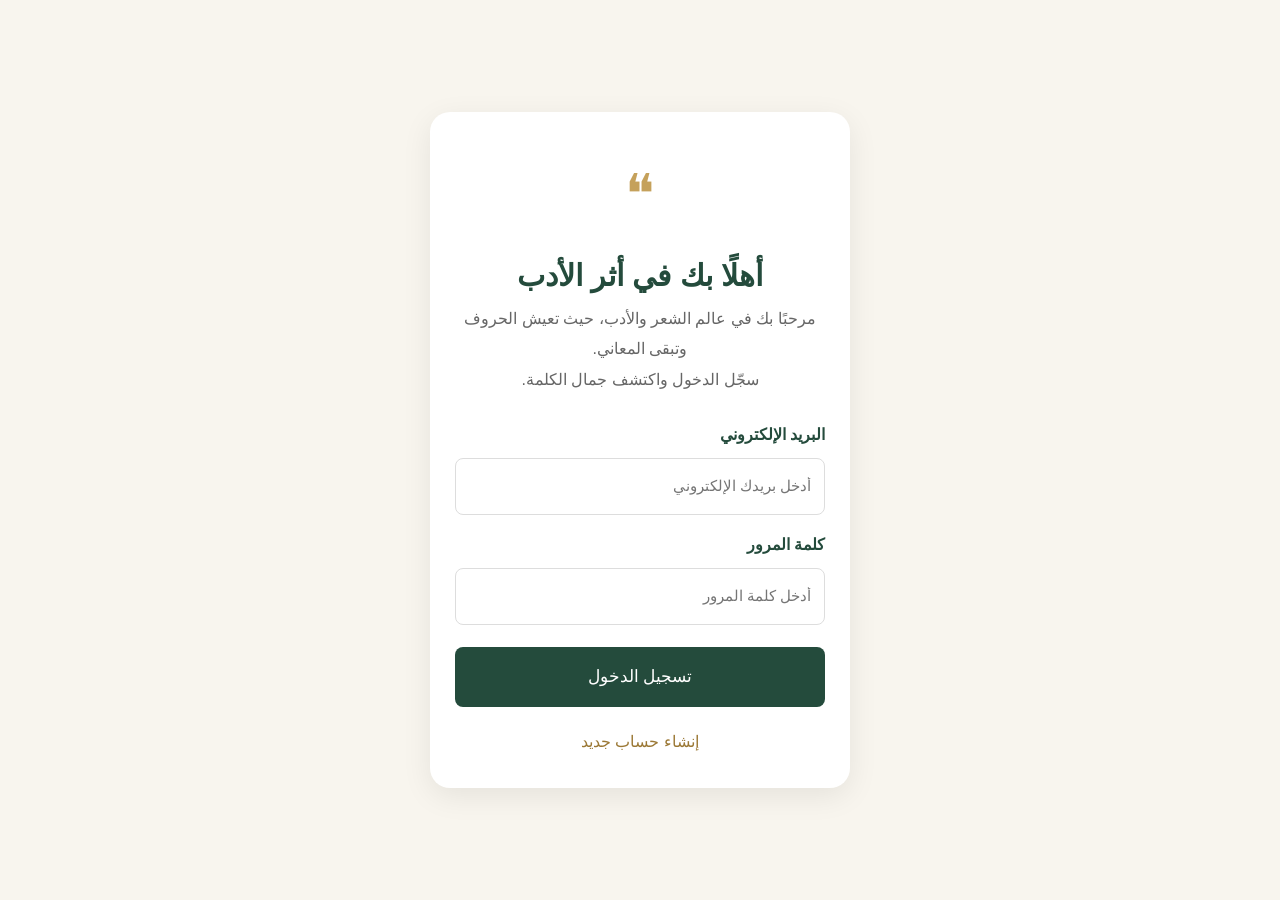
<file: index.html>
<!DOCTYPE html>
<html lang="ar" dir="rtl">

<head>
    <meta charset="UTF-8">
    <meta name="viewport" content="width=device-width, initial-scale=1.0">

    <title>أهلًا بك | أثر الأدب</title>

    <link rel="stylesheet" href="css/style.css">

    <style>
        body {
            margin: 0;
            font-family: Arial, sans-serif;
            background: #f8f5ee;
        }

        .welcome-page {
            min-height: 100vh;
            display: flex;
            align-items: center;
            justify-content: center;
            padding: 20px;
            box-sizing: border-box;
        }

        .welcome-card {
            width: 100%;
            max-width: 420px;
            padding: 30px 25px;
            box-sizing: border-box;
            background: white;
            border-radius: 20px;
            text-align: center;
            box-shadow: 0 8px 30px rgba(0, 0, 0, 0.08);
        }

        .welcome-symbol {
            font-size: 55px;
            color: #c5a15b;
        }

        .welcome-card h1 {
            color: #244b3c;
            font-size: 30px;
        }

        .welcome-text {
            color: #666;
            line-height: 1.9;
            margin-bottom: 25px;
        }

        .welcome-card label {
            display: block;
            text-align: right;
            color: #244b3c;
            margin: 15px 0 8px;
            font-weight: bold;
        }

        .welcome-card input {
            width: 100%;
            padding: 13px;
            box-sizing: border-box;
            border: 1px solid #ddd;
            border-radius: 8px;
            font-size: 15px;
        }

        .welcome-button {
            width: 100%;
            margin-top: 22px;
            padding: 14px;
            border: none;
            border-radius: 8px;
            background: #244b3c;
            color: white;
            font-size: 17px;
            cursor: pointer;
        }

        .welcome-link {
            display: inline-block;
            margin-top: 20px;
            color: #9b7835;
            text-decoration: none;
        }
    </style>
</head>

<body>

    <main class="welcome-page">

        <section class="welcome-card">

            <div class="welcome-symbol">❝</div>

            <h1>أهلًا بك في أثر الأدب</h1>

            <p class="welcome-text">
                مرحبًا بك في عالم الشعر والأدب،
                حيث تعيش الحروف وتبقى المعاني.
                <br>
                سجّل الدخول واكتشف جمال الكلمة.
            </p>

            <form id="welcome-login">

                <label for="email">البريد الإلكتروني</label>

                <input
                    type="email"
                    id="email"
                    placeholder="أدخل بريدك الإلكتروني"
                    required
                >

                <label for="password">كلمة المرور</label>

                <input
                    type="password"
                    id="password"
                    placeholder="أدخل كلمة المرور"
                    required
                >

                <button class="welcome-button" type="submit">
                    تسجيل الدخول
                </button>

            </form>

            <a class="welcome-link" href="register.html">
                إنشاء حساب جديد
            </a>

        </section>

    </main>

    <script>
        document.getElementById("welcome-login")
            .addEventListener("submit", function (event) {
                event.preventDefault();
                window.location.href = "home.html";
            });
    </script>

</body>
</html>
</file>
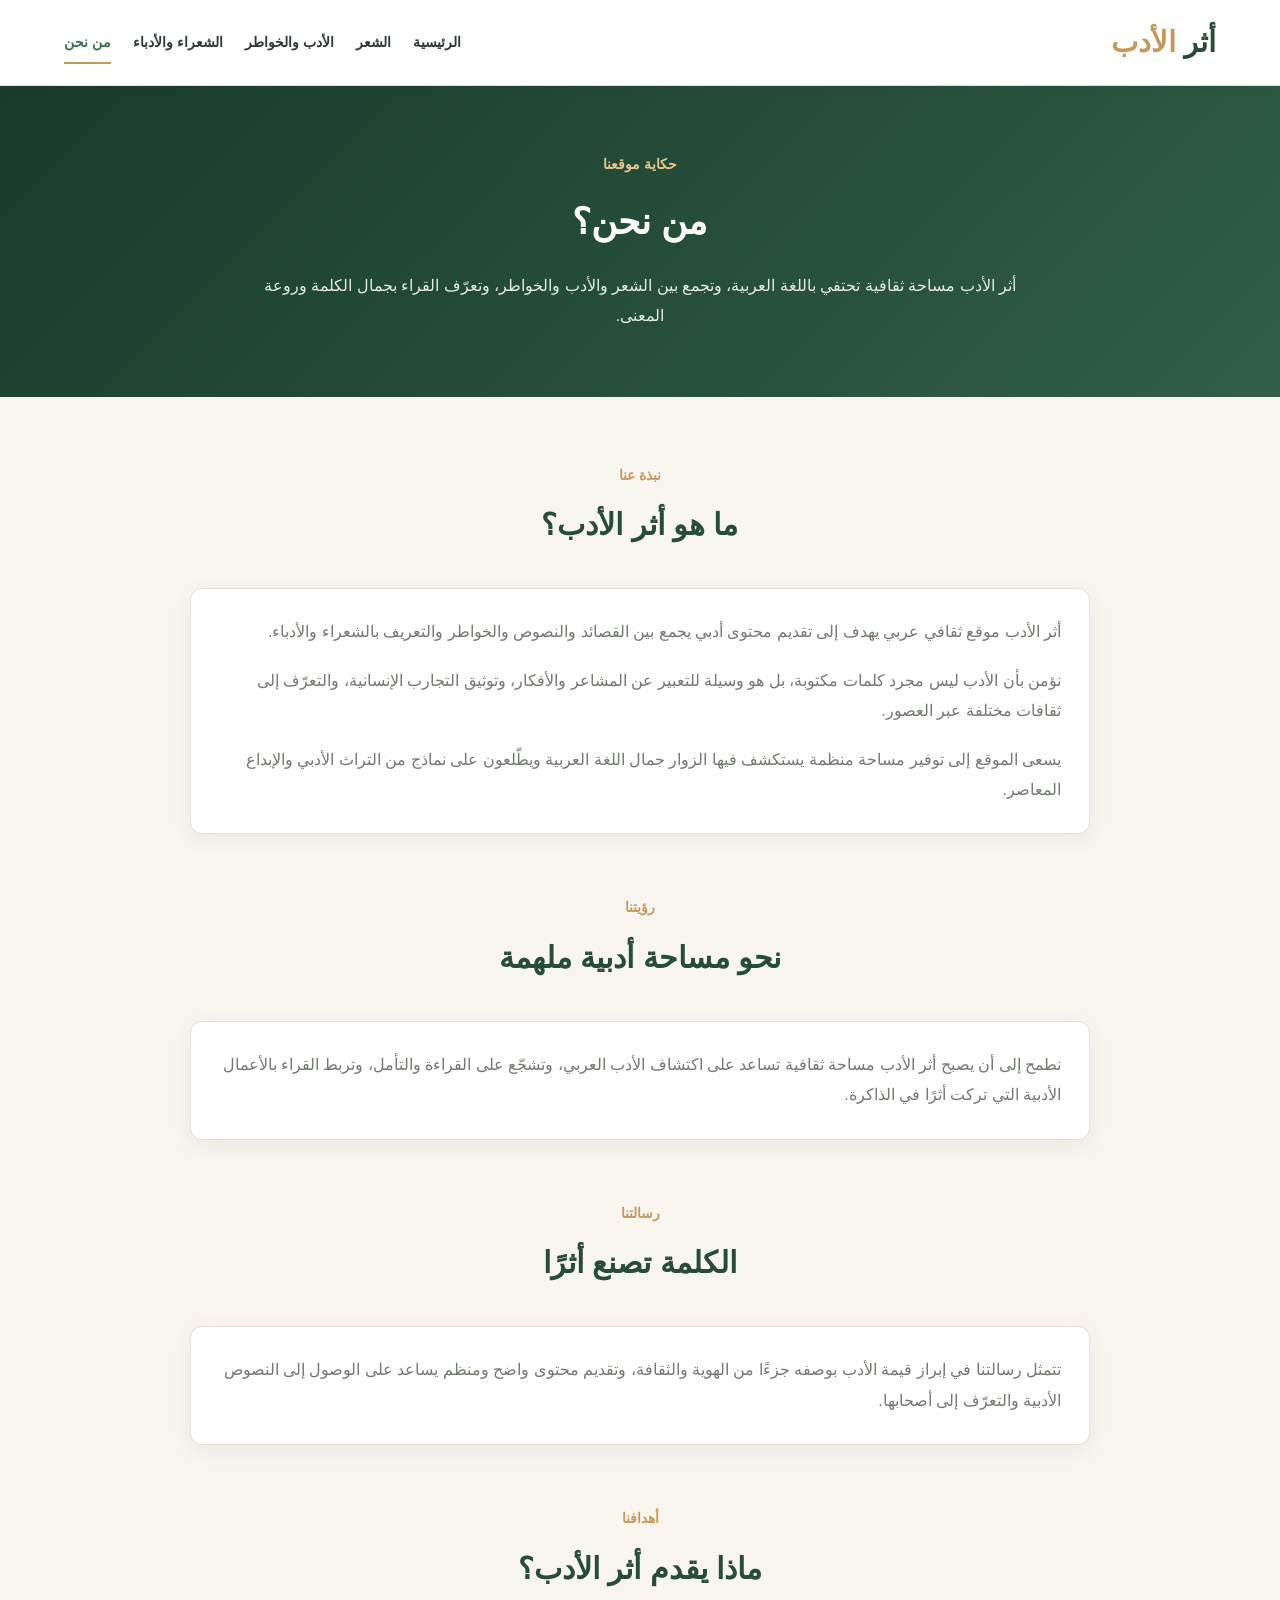
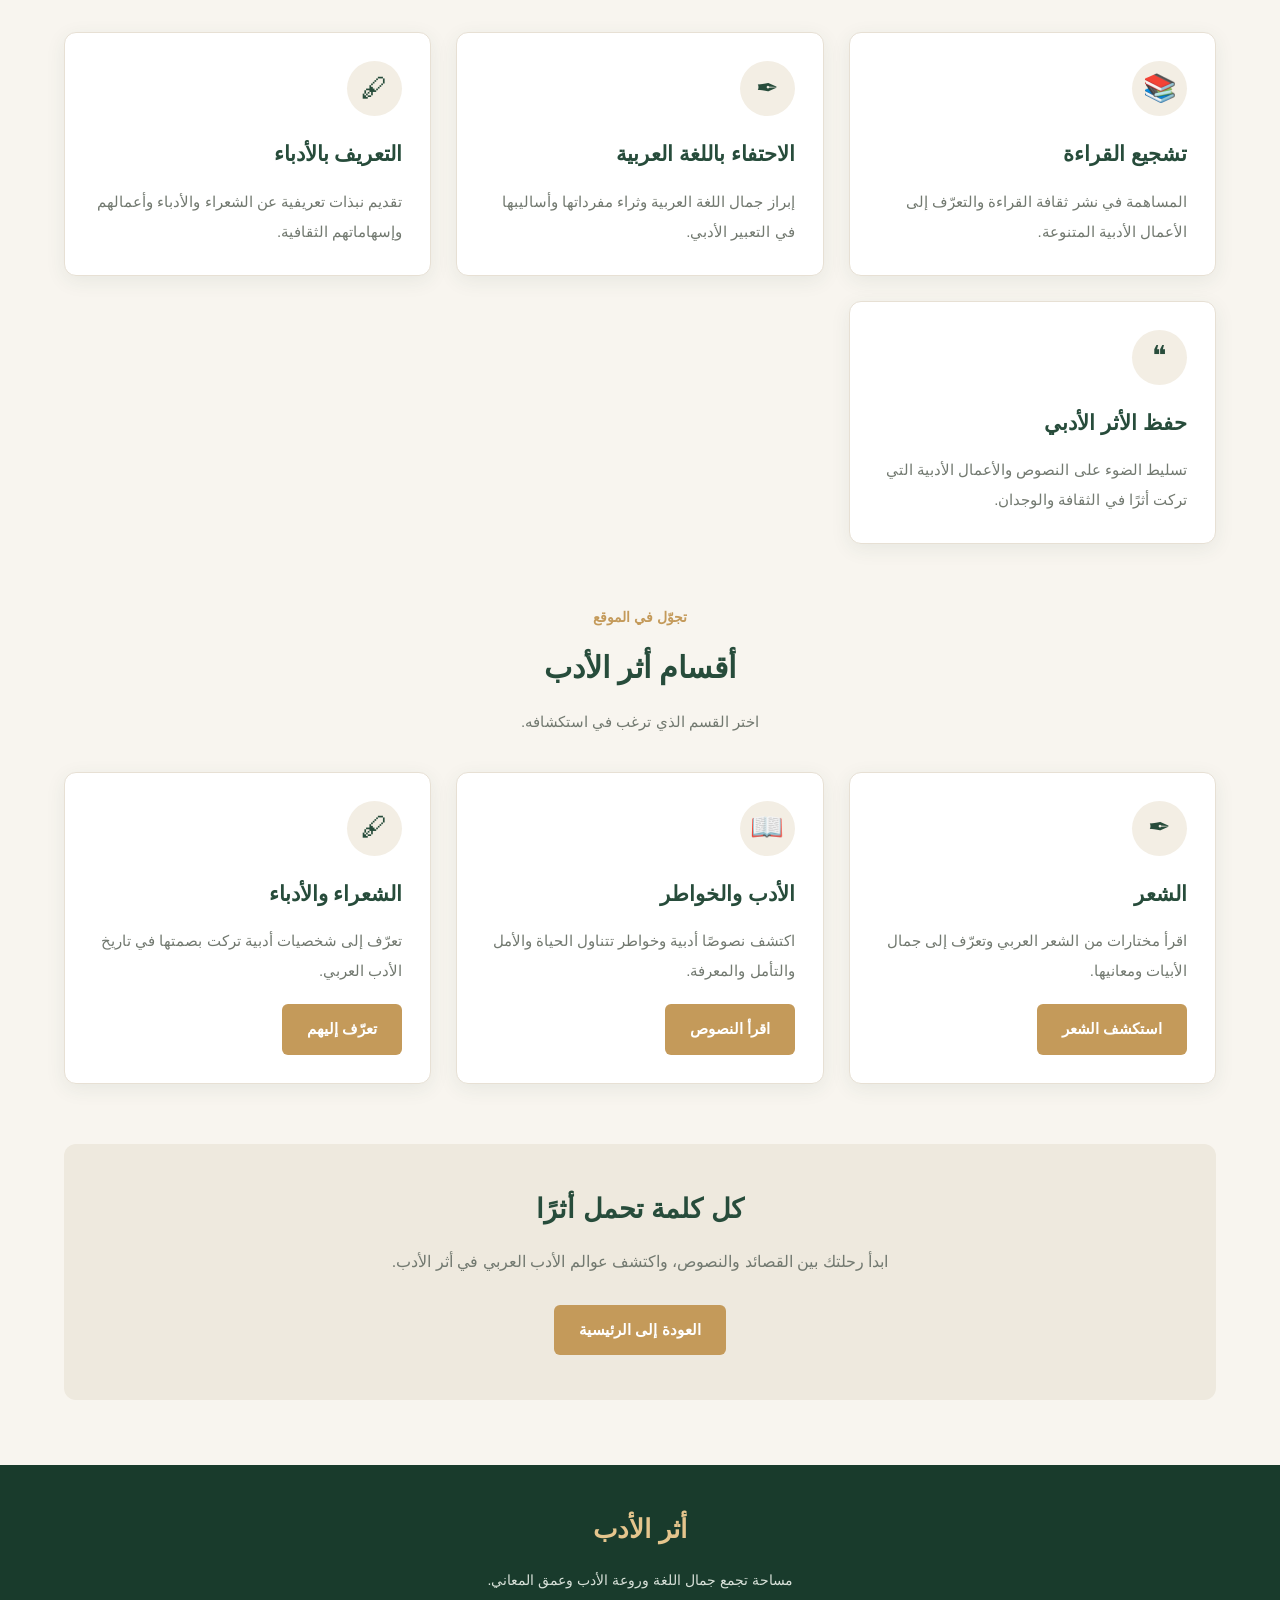
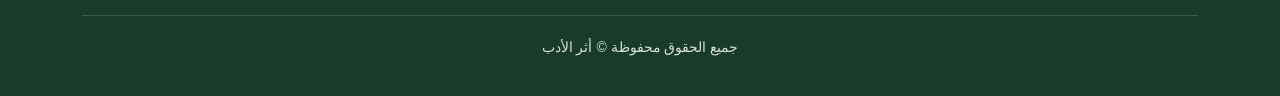
<file: about.html>
<!DOCTYPE html>
<html lang="ar" dir="rtl">

<head>
    <meta charset="UTF-8">
    <meta name="viewport" content="width=device-width, initial-scale=1.0">

    <title>من نحن | أثر الأدب</title>

    <link rel="stylesheet" href="css/style.css">
    <script src="js/script.js" defer></script>
</head>

<body>

    <!-- رأس الصفحة -->
    <header class="site-header">

        <div class="container header-content">

            <a href="index.html" class="logo">
                أثر <span>الأدب</span>
            </a>

            <nav class="main-nav">
                <a href="index.html">الرئيسية</a>
                <a href="poetry.html">الشعر</a>
                <a href="literature.html">الأدب والخواطر</a>
                <a href="writers.html">الشعراء والأدباء</a>
                <a href="about.html" class="active">من نحن</a>
            </nav>

        </div>

    </header>


    <!-- مقدمة الصفحة -->
    <section class="page-banner">

        <div class="container">

            <p class="section-label">حكاية موقعنا</p>

            <h1>من نحن؟</h1>

            <p>
                أثر الأدب مساحة ثقافية تحتفي باللغة العربية،
                وتجمع بين الشعر والأدب والخواطر،
                وتعرّف القراء بجمال الكلمة وروعة المعنى.
            </p>

        </div>

    </section>


    <!-- المحتوى الرئيسي -->
    <main class="container page-content">


        <!-- نبذة عن الموقع -->
        <section class="about-section">

            <div class="section-heading">

                <p class="section-label">نبذة عنا</p>

                <h2>ما هو أثر الأدب؟</h2>

            </div>

            <div class="content-card about-card">

                <p>
                    أثر الأدب موقع ثقافي عربي يهدف إلى تقديم
                    محتوى أدبي يجمع بين القصائد والنصوص
                    والخواطر والتعريف بالشعراء والأدباء.
                </p>

                <p>
                    نؤمن بأن الأدب ليس مجرد كلمات مكتوبة،
                    بل هو وسيلة للتعبير عن المشاعر والأفكار،
                    وتوثيق التجارب الإنسانية، والتعرّف
                    إلى ثقافات مختلفة عبر العصور.
                </p>

                <p>
                    يسعى الموقع إلى توفير مساحة منظمة
                    يستكشف فيها الزوار جمال اللغة العربية
                    ويطّلعون على نماذج من التراث الأدبي
                    والإبداع المعاصر.
                </p>

            </div>

        </section>


        <!-- رؤية الموقع -->
        <section class="about-section">

            <div class="section-heading">

                <p class="section-label">رؤيتنا</p>

                <h2>نحو مساحة أدبية ملهمة</h2>

            </div>

            <div class="content-card about-card">

                <p>
                    نطمح إلى أن يصبح أثر الأدب مساحة ثقافية
                    تساعد على اكتشاف الأدب العربي،
                    وتشجّع على القراءة والتأمل،
                    وتربط القراء بالأعمال الأدبية
                    التي تركت أثرًا في الذاكرة.
                </p>

            </div>

        </section>


        <!-- رسالة الموقع -->
        <section class="about-section">

            <div class="section-heading">

                <p class="section-label">رسالتنا</p>

                <h2>الكلمة تصنع أثرًا</h2>

            </div>

            <div class="content-card about-card">

                <p>
                    تتمثل رسالتنا في إبراز قيمة الأدب
                    بوصفه جزءًا من الهوية والثقافة،
                    وتقديم محتوى واضح ومنظم يساعد
                    على الوصول إلى النصوص الأدبية
                    والتعرّف إلى أصحابها.
                </p>

            </div>

        </section>


        <!-- أهداف الموقع -->
        <section class="about-section">

            <div class="section-heading">

                <p class="section-label">أهدافنا</p>

                <h2>ماذا يقدم أثر الأدب؟</h2>

            </div>

            <div class="cards-grid">


                <article class="content-card">

                    <div class="card-icon">📚</div>

                    <h3>تشجيع القراءة</h3>

                    <p class="card-text">
                        المساهمة في نشر ثقافة القراءة
                        والتعرّف إلى الأعمال الأدبية
                        المتنوعة.
                    </p>

                </article>


                <article class="content-card">

                    <div class="card-icon">✒</div>

                    <h3>الاحتفاء باللغة العربية</h3>

                    <p class="card-text">
                        إبراز جمال اللغة العربية
                        وثراء مفرداتها وأساليبها
                        في التعبير الأدبي.
                    </p>

                </article>


                <article class="content-card">

                    <div class="card-icon">🖋</div>

                    <h3>التعريف بالأدباء</h3>

                    <p class="card-text">
                        تقديم نبذات تعريفية عن
                        الشعراء والأدباء وأعمالهم
                        وإسهاماتهم الثقافية.
                    </p>

                </article>


                <article class="content-card">

                    <div class="card-icon">❝</div>

                    <h3>حفظ الأثر الأدبي</h3>

                    <p class="card-text">
                        تسليط الضوء على النصوص
                        والأعمال الأدبية التي تركت
                        أثرًا في الثقافة والوجدان.
                    </p>

                </article>


            </div>

        </section>


        <!-- أقسام الموقع -->
        <section class="about-section">

            <div class="section-heading">

                <p class="section-label">تجوّل في الموقع</p>

                <h2>أقسام أثر الأدب</h2>

                <p>
                    اختر القسم الذي ترغب في استكشافه.
                </p>

            </div>

            <div class="cards-grid">


                <article class="content-card">

                    <div class="card-icon">✒</div>

                    <h3>الشعر</h3>

                    <p class="card-text">
                        اقرأ مختارات من الشعر العربي
                        وتعرّف إلى جمال الأبيات
                        ومعانيها.
                    </p>

                    <a href="poetry.html" class="btn">
                        استكشف الشعر
                    </a>

                </article>


                <article class="content-card">

                    <div class="card-icon">📖</div>

                    <h3>الأدب والخواطر</h3>

                    <p class="card-text">
                        اكتشف نصوصًا أدبية وخواطر
                        تتناول الحياة والأمل
                        والتأمل والمعرفة.
                    </p>

                    <a href="literature.html" class="btn">
                        اقرأ النصوص
                    </a>

                </article>


                <article class="content-card">

                    <div class="card-icon">🖋</div>

                    <h3>الشعراء والأدباء</h3>

                    <p class="card-text">
                        تعرّف إلى شخصيات أدبية
                        تركت بصمتها في تاريخ
                        الأدب العربي.
                    </p>

                    <a href="writers.html" class="btn">
                        تعرّف إليهم
                    </a>

                </article>


            </div>

        </section>


        <!-- خاتمة الصفحة -->
        <section class="page-link-box">

            <h2>كل كلمة تحمل أثرًا</h2>

            <p>
                ابدأ رحلتك بين القصائد والنصوص،
                واكتشف عوالم الأدب العربي
                في أثر الأدب.
            </p>

            <a href="index.html" class="btn">
                العودة إلى الرئيسية
            </a>

        </section>


    </main>


    <!-- تذييل الصفحة -->
    <footer class="site-footer">

        <div class="container">

            <h3>أثر الأدب</h3>

            <p>
                مساحة تجمع جمال اللغة وروعة الأدب
                وعمق المعاني.
            </p>

            <p>
                جميع الحقوق محفوظة &copy;
                <span class="year"></span>
                أثر الأدب
            </p>

        </div>

    </footer>

</body>

</html>
</file>
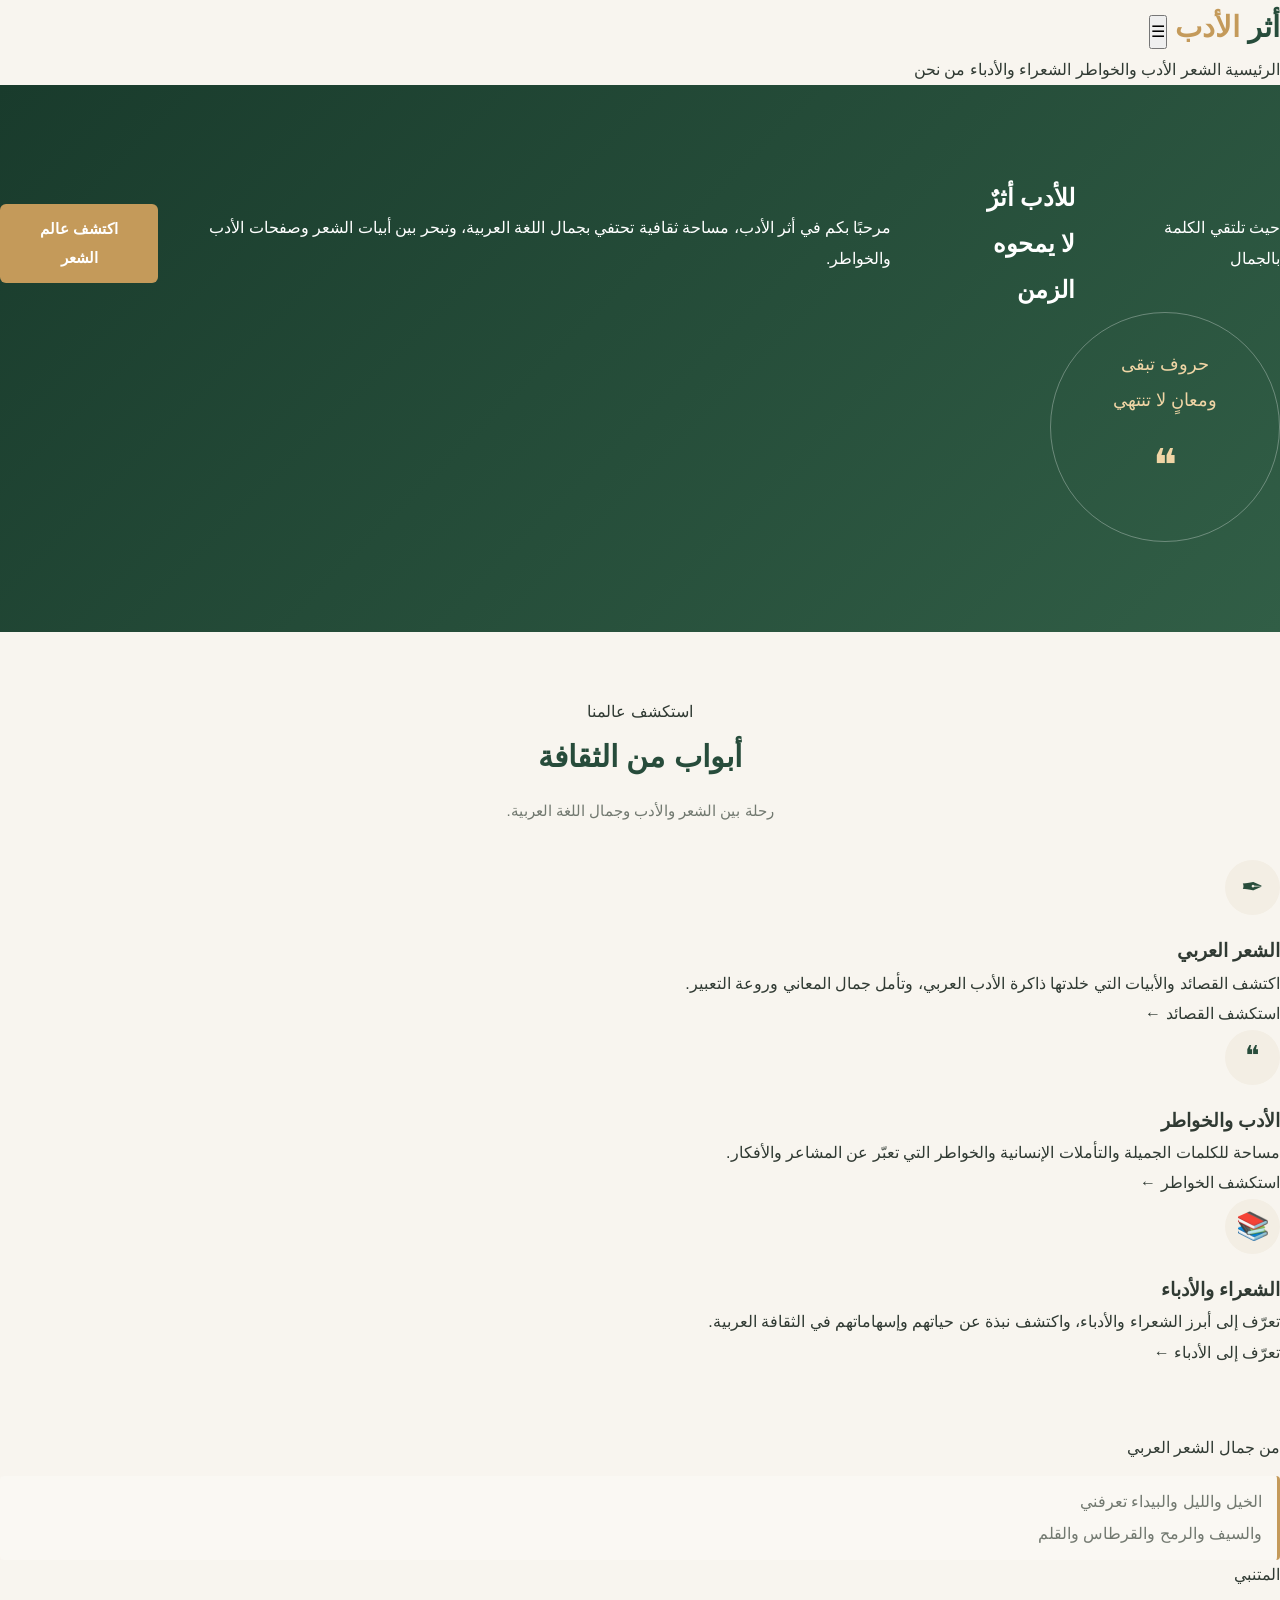
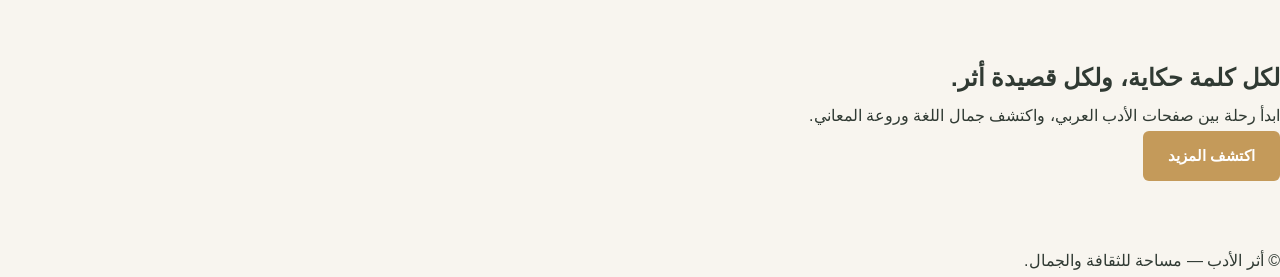
<file: home.html>
<!DOCTYPE html>
<html lang="ar" dir="rtl">

<head>
    <meta charset="UTF-8">
    <meta name="viewport" content="width=device-width, initial-scale=1.0">

    <meta name="description" content="أثر الأدب، موقع ثقافي عربي لاكتشاف الشعر والأدب والخواطر والتعرف إلى الشعراء والأدباء.">

    <title>أثر الأدب | الرئيسية</title>

    <!-- ملف التنسيق -->
    <link rel="stylesheet" href="css/style.css">

    <!-- ملف JavaScript -->
    <script src="js/script.js" defer></script>
</head>

<body>

    <!-- رأس الموقع -->
    <header class="header">

        <a href="index.html" class="logo">
            أثر <span>الأدب</span>
        </a>

        <button class="menu-toggle"
                aria-label="فتح القائمة"
                aria-expanded="false">
            ☰
        </button>

        <nav class="nav">

            <a href="index.html" class="active">الرئيسية</a>

            <a href="poetry.html">الشعر</a>

            <a href="literature.html">الأدب والخواطر</a>

            <a href="writers.html">الشعراء والأدباء</a>

            <a href="about.html">من نحن</a>

        </nav>

    </header>

    <!-- المحتوى الرئيسي -->
    <main>

        <!-- الواجهة الرئيسية -->
        <section class="hero">

            <div class="hero-content">

                <p class="subtitle">
                    حيث تلتقي الكلمة بالجمال
                </p>

                <h1>
                    للأدب أثرٌ<br>
                    لا يمحوه الزمن
                </h1>

                <p>
                    مرحبًا بكم في أثر الأدب، مساحة ثقافية
                    تحتفي بجمال اللغة العربية، وتبحر بين
                    أبيات الشعر وصفحات الأدب والخواطر.
                </p>

                <a href="poetry.html" class="btn">
                    اكتشف عالم الشعر
                </a>

            </div>

            <!-- الزخرفة بدون حرف أ -->
            <div class="hero-decoration">

                <p class="decoration-text">
                    حروف تبقى
                    <br>
                    ومعانٍ لا تنتهي
                </p>

                <span class="decoration-symbol">❝</span>

            </div>

        </section>

        <!-- أقسام الموقع -->
        <section class="section">

            <div class="section-heading">

                <p class="subtitle">
                    استكشف عالمنا
                </p>

                <h2>أبواب من الثقافة</h2>

                <p>
                    رحلة بين الشعر والأدب وجمال اللغة العربية.
                </p>

            </div>

            <div class="cards">

                <!-- قسم الشعر -->
                <article class="card">

                    <div class="card-icon">✒</div>

                    <h3>الشعر العربي</h3>

                    <p>
                        اكتشف القصائد والأبيات التي خلدتها
                        ذاكرة الأدب العربي، وتأمل جمال
                        المعاني وروعة التعبير.
                    </p>

                    <a href="poetry.html">
                        استكشف القصائد ←
                    </a>

                </article>

                <!-- قسم الأدب والخواطر -->
                <article class="card">

                    <div class="card-icon">❝</div>

                    <h3>الأدب والخواطر</h3>

                    <p>
                        مساحة للكلمات الجميلة والتأملات
                        الإنسانية والخواطر التي تعبّر
                        عن المشاعر والأفكار.
                    </p>

                    <a href="literature.html">
                        استكشف الخواطر ←
                    </a>

                </article>

                <!-- قسم الشعراء والأدباء -->
                <article class="card">

                    <div class="card-icon">📚</div>

                    <h3>الشعراء والأدباء</h3>

                    <p>
                        تعرّف إلى أبرز الشعراء والأدباء،
                        واكتشف نبذة عن حياتهم وإسهاماتهم
                        في الثقافة العربية.
                    </p>

                    <a href="writers.html">
                        تعرّف إلى الأدباء ←
                    </a>

                </article>

            </div>

        </section>

        <!-- اقتباس شعري -->
        <section class="quote-section">

            <p class="subtitle">
                من جمال الشعر العربي
            </p>

            <blockquote>
                الخيل والليل والبيداء تعرفني<br>
                والسيف والرمح والقرطاس والقلم
            </blockquote>

            <p class="quote-author">
                المتنبي
            </p>

        </section>

        <!-- القسم الختامي -->
        <section class="section closing-section">

            <h2>
                لكل كلمة حكاية، ولكل قصيدة أثر.
            </h2>

            <p>
                ابدأ رحلة بين صفحات الأدب العربي،
                واكتشف جمال اللغة وروعة المعاني.
            </p>

            <a href="literature.html" class="btn">
                اكتشف المزيد
            </a>

        </section>

    </main>

    <!-- تذييل الموقع -->
    <footer class="footer">

        <p>
            © <span class="year"></span>
            أثر الأدب — مساحة للثقافة والجمال.
        </p>

    </footer>

</body>

</html>
</file>
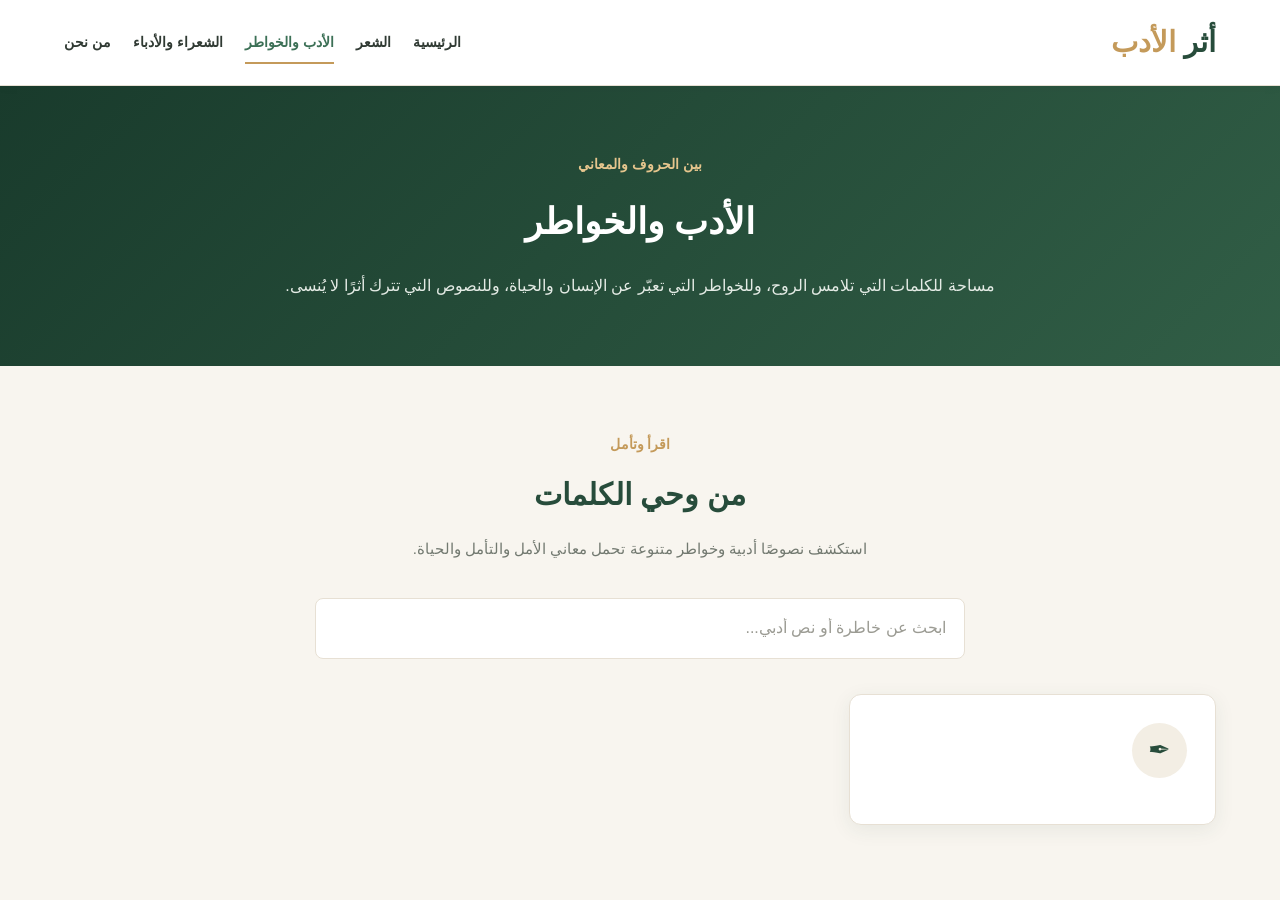
<file: literature.html>
<!DOCTYPE html>
<html lang="ar" dir="rtl">

<head>
    <meta charset="UTF-8">
    <meta name="viewport" content="width=device-width, initial-scale=1.0">

    <title>الأدب والخواطر | أثر الأدب</title>

    <link rel="stylesheet" href="css/style.css">
    <script src="js/script.js" defer></script>
</head>

<body>

    <!-- رأس الصفحة -->
    <header class="site-header">
        <div class="container header-content">

            <a href="index.html" class="logo">
                أثر <span>الأدب</span>
            </a>

            <nav class="main-nav">
                <a href="index.html">الرئيسية</a>
                <a href="poetry.html">الشعر</a>
                <a href="literature.html" class="active">الأدب والخواطر</a>
                <a href="writers.html">الشعراء والأدباء</a>
                <a href="about.html">من نحن</a>
            </nav>

        </div>
    </header>


    <!-- مقدمة الصفحة -->
    <section class="page-banner">
        <div class="container">

            <p class="section-label">بين الحروف والمعاني</p>

            <h1>الأدب والخواطر</h1>

            <p>
                مساحة للكلمات التي تلامس الروح،
                وللخواطر التي تعبّر عن الإنسان والحياة،
                وللنصوص التي تترك أثرًا لا يُنسى.
            </p>

        </div>
    </section>


    <!-- المحتوى الرئيسي -->
    <main class="container page-content">

        <div class="section-heading">

            <p class="section-label">اقرأ وتأمل</p>

            <h2>من وحي الكلمات</h2>

            <p>
                استكشف نصوصًا أدبية وخواطر متنوعة
                تحمل معاني الأمل والتأمل والحياة.
            </p>

        </div>


        <!-- مربع البحث -->
        <div class="search-box">

            <input
                type="search"
                id="literature-search"
                placeholder="ابحث عن خاطرة أو نص أدبي..."
                aria-label="البحث في الأدب والخواطر"
            >

        </div>


        <!-- بطاقات الأدب والخواطر -->
        <div class="cards-grid literature-grid">


            <!-- الخاطرة الأولى -->
            <article class="content-card searchable">

                <div class="card-icon">✒</div>

                <p class="card
</file>
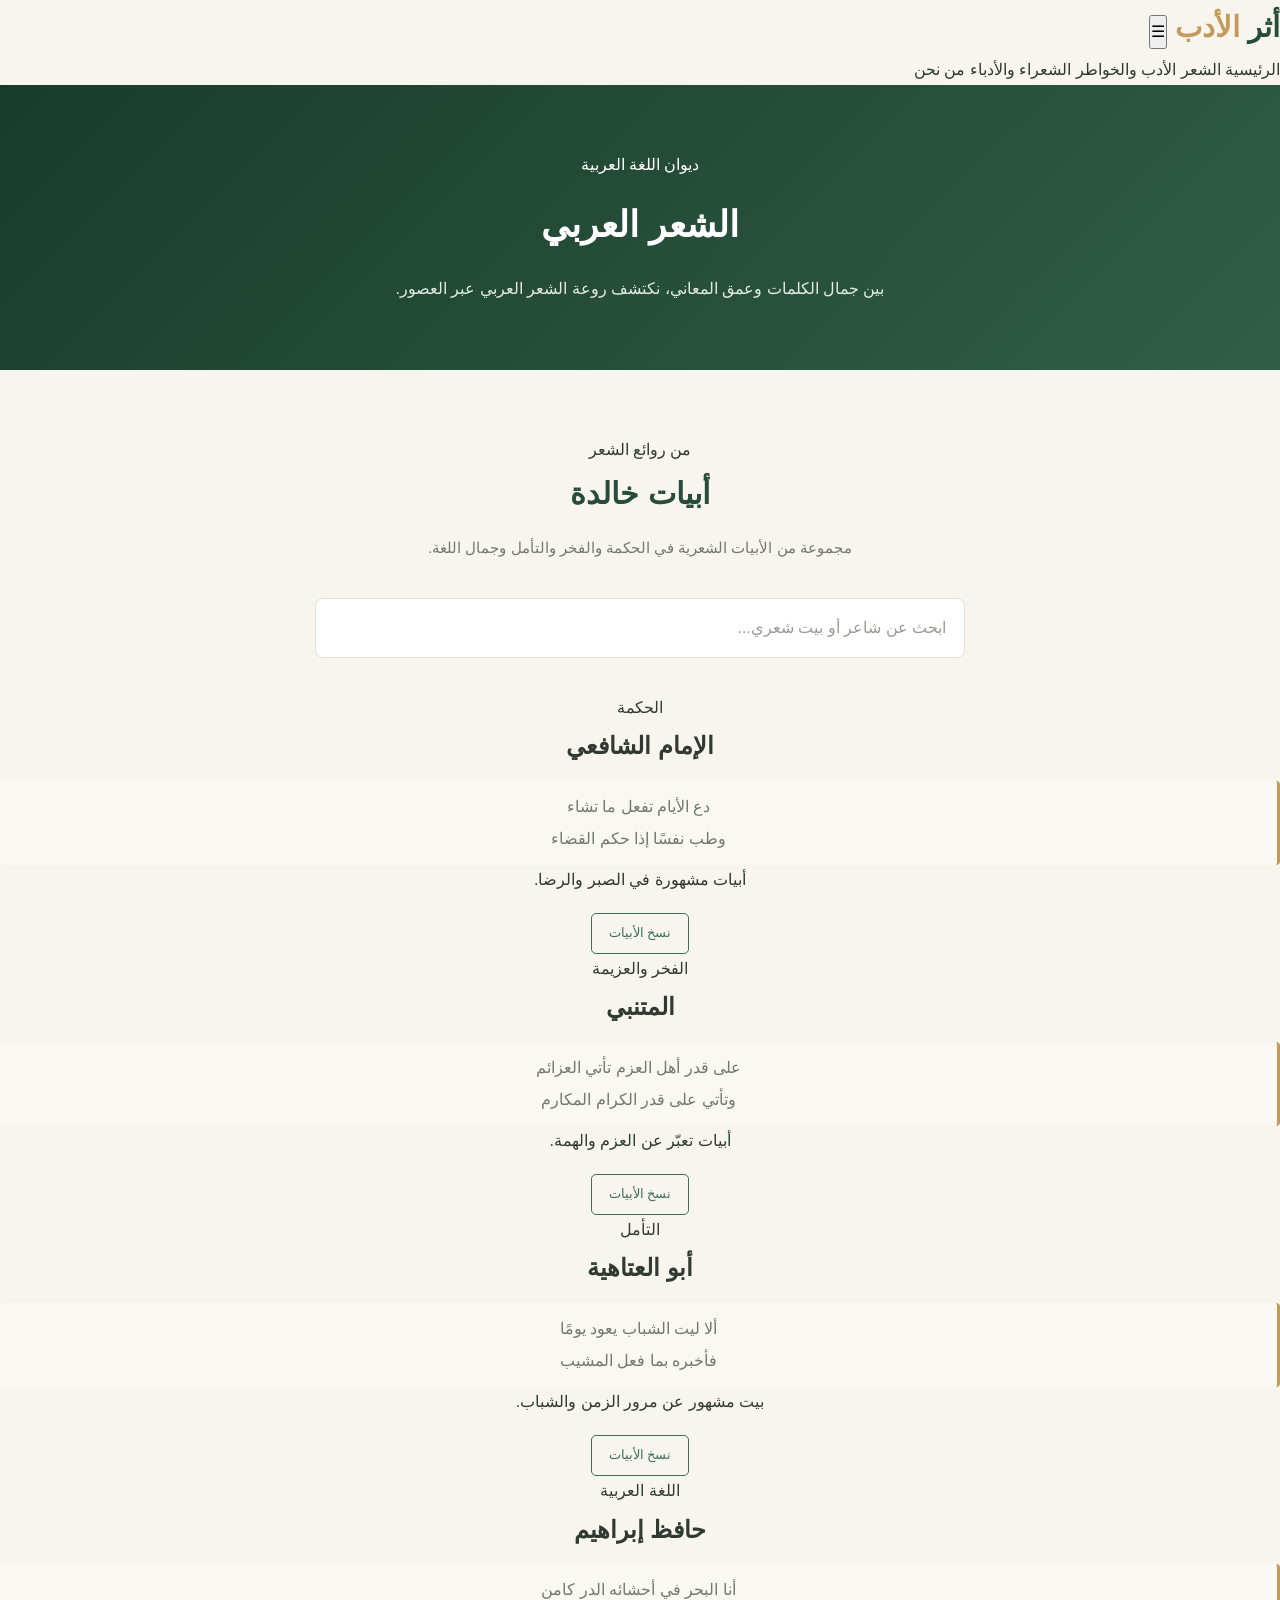
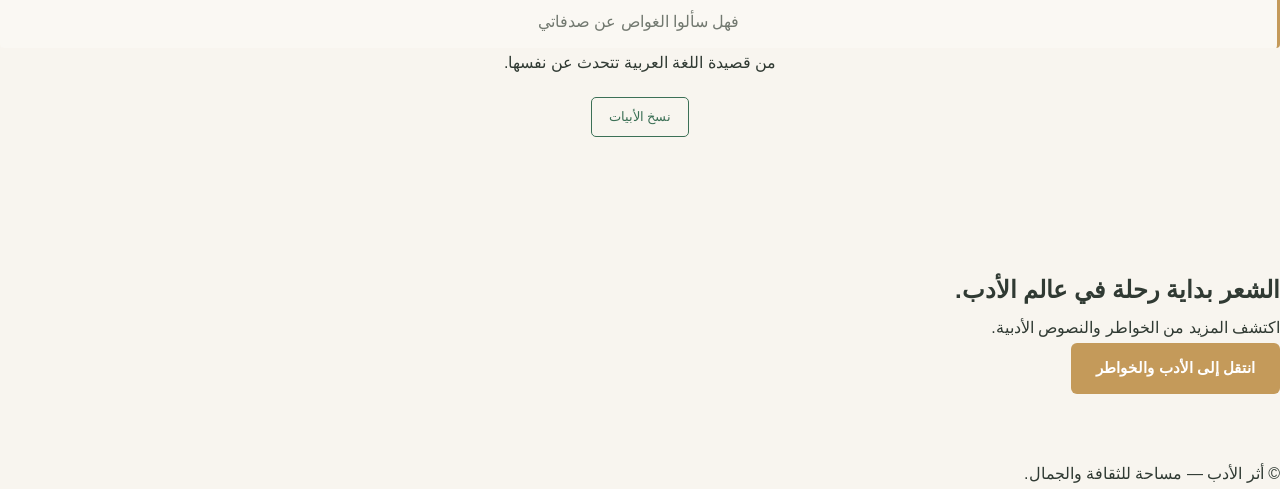
<file: poetry.html>
<!DOCTYPE html>
<html lang="ar" dir="rtl">

<head>
    <meta charset="UTF-8">
    <meta name="viewport" content="width=device-width, initial-scale=1.0">

    <meta name="description" content="اكتشف جمال الشعر العربي وأبيات الحكمة والغزل والفخر في موقع أثر الأدب.">

    <title>الشعر العربي | أثر الأدب</title>

    <!-- ملف التنسيق -->
    <link rel="stylesheet" href="css/style.css">

    <!-- ملف JavaScript -->
    <script src="js/script.js" defer></script>
</head>

<body>

    <!-- رأس الموقع -->
    <header class="header">

        <a href="index.html" class="logo">
            أثر <span>الأدب</span>
        </a>

        <button class="menu-toggle"
                aria-label="فتح القائمة"
                aria-expanded="false">
            ☰
        </button>

        <nav class="nav">

            <a href="index.html">الرئيسية</a>

            <a href="poetry.html" class="active">الشعر</a>

            <a href="literature.html">الأدب والخواطر</a>

            <a href="writers.html">الشعراء والأدباء</a>

            <a href="about.html">من نحن</a>

        </nav>

    </header>

    <!-- المحتوى الرئيسي -->
    <main>

        <!-- مقدمة صفحة الشعر -->
        <section class="page-banner">

            <p class="subtitle">ديوان اللغة العربية</p>

            <h1>الشعر العربي</h1>

            <p>
                بين جمال الكلمات وعمق المعاني،
                نكتشف روعة الشعر العربي عبر العصور.
            </p>

        </section>

        <!-- قسم القصائد -->
        <section class="section">

            <div class="section-heading">

                <p class="subtitle">من روائع الشعر</p>

                <h2>أبيات خالدة</h2>

                <p>
                    مجموعة من الأبيات الشعرية في الحكمة
                    والفخر والتأمل وجمال اللغة.
                </p>

            </div>

            <!-- مربع البحث -->
            <div class="search-box">

                <input
                    type="search"
                    id="poetry-search"
                    placeholder="ابحث عن شاعر أو بيت شعري..."
                    aria-label="البحث عن شاعر أو بيت شعري"
                >

            </div>

            <!-- بطاقات الشعر -->
            <div class="poetry-grid">

                <!-- القصيدة الأولى -->
                <article class="poem-card searchable">

                    <span class="tag">الحكمة</span>

                    <h2>الإمام الشافعي</h2>

                    <blockquote>
                        دع الأيام تفعل ما تشاء<br>
                        وطب نفسًا إذا حكم القضاء
                    </blockquote>

                    <p class="poem-note">
                        أبيات مشهورة في الصبر والرضا.
                    </p>

                    <button type="button" class="copy-btn">
                        نسخ الأبيات
                    </button>

                </article>

                <!-- القصيدة الثانية -->
                <article class="poem-card searchable">

                    <span class="tag">الفخر والعزيمة</span>

                    <h2>المتنبي</h2>

                    <blockquote>
                        على قدر أهل العزم تأتي العزائم<br>
                        وتأتي على قدر الكرام المكارم
                    </blockquote>

                    <p class="poem-note">
                        أبيات تعبّر عن العزم والهمة.
                    </p>

                    <button type="button" class="copy-btn">
                        نسخ الأبيات
                    </button>

                </article>

                <!-- القصيدة الثالثة -->
                <article class="poem-card searchable">

                    <span class="tag">التأمل</span>

                    <h2>أبو العتاهية</h2>

                    <blockquote>
                        ألا ليت الشباب يعود يومًا<br>
                        فأخبره بما فعل المشيب
                    </blockquote>

                    <p class="poem-note">
                        بيت مشهور عن مرور الزمن والشباب.
                    </p>

                    <button type="button" class="copy-btn">
                        نسخ الأبيات
                    </button>

                </article>

                <!-- القصيدة الرابعة -->
                <article class="poem-card searchable">

                    <span class="tag">اللغة العربية</span>

                    <h2>حافظ إبراهيم</h2>

                    <blockquote>
                        أنا البحر في أحشائه الدر كامن<br>
                        فهل سألوا الغواص عن صدفاتي
                    </blockquote>

                    <p class="poem-note">
                        من قصيدة اللغة العربية تتحدث عن نفسها.
                    </p>

                    <button type="button" class="copy-btn">
                        نسخ الأبيات
                    </button>

                </article>

            </div>

            <!-- رسالة عدم وجود نتائج -->
            <p id="no-results" class="empty-message" hidden>
                لا توجد نتائج مطابقة للبحث.
            </p>

        </section>

        <!-- دعوة للانتقال إلى بقية الأقسام -->
        <section class="section closing-section">

            <h2>الشعر بداية رحلة في عالم الأدب.</h2>

            <p>
                اكتشف المزيد من الخواطر والنصوص الأدبية.
            </p>

            <a href="literature.html" class="btn">
                انتقل إلى الأدب والخواطر
            </a>

        </section>

    </main>

    <!-- تذييل الموقع -->
    <footer class="footer">

        <p>
            © <span class="year"></span>
            أثر الأدب — مساحة للثقافة والجمال.
        </p>

    </footer>

</body>

</html>
</file>
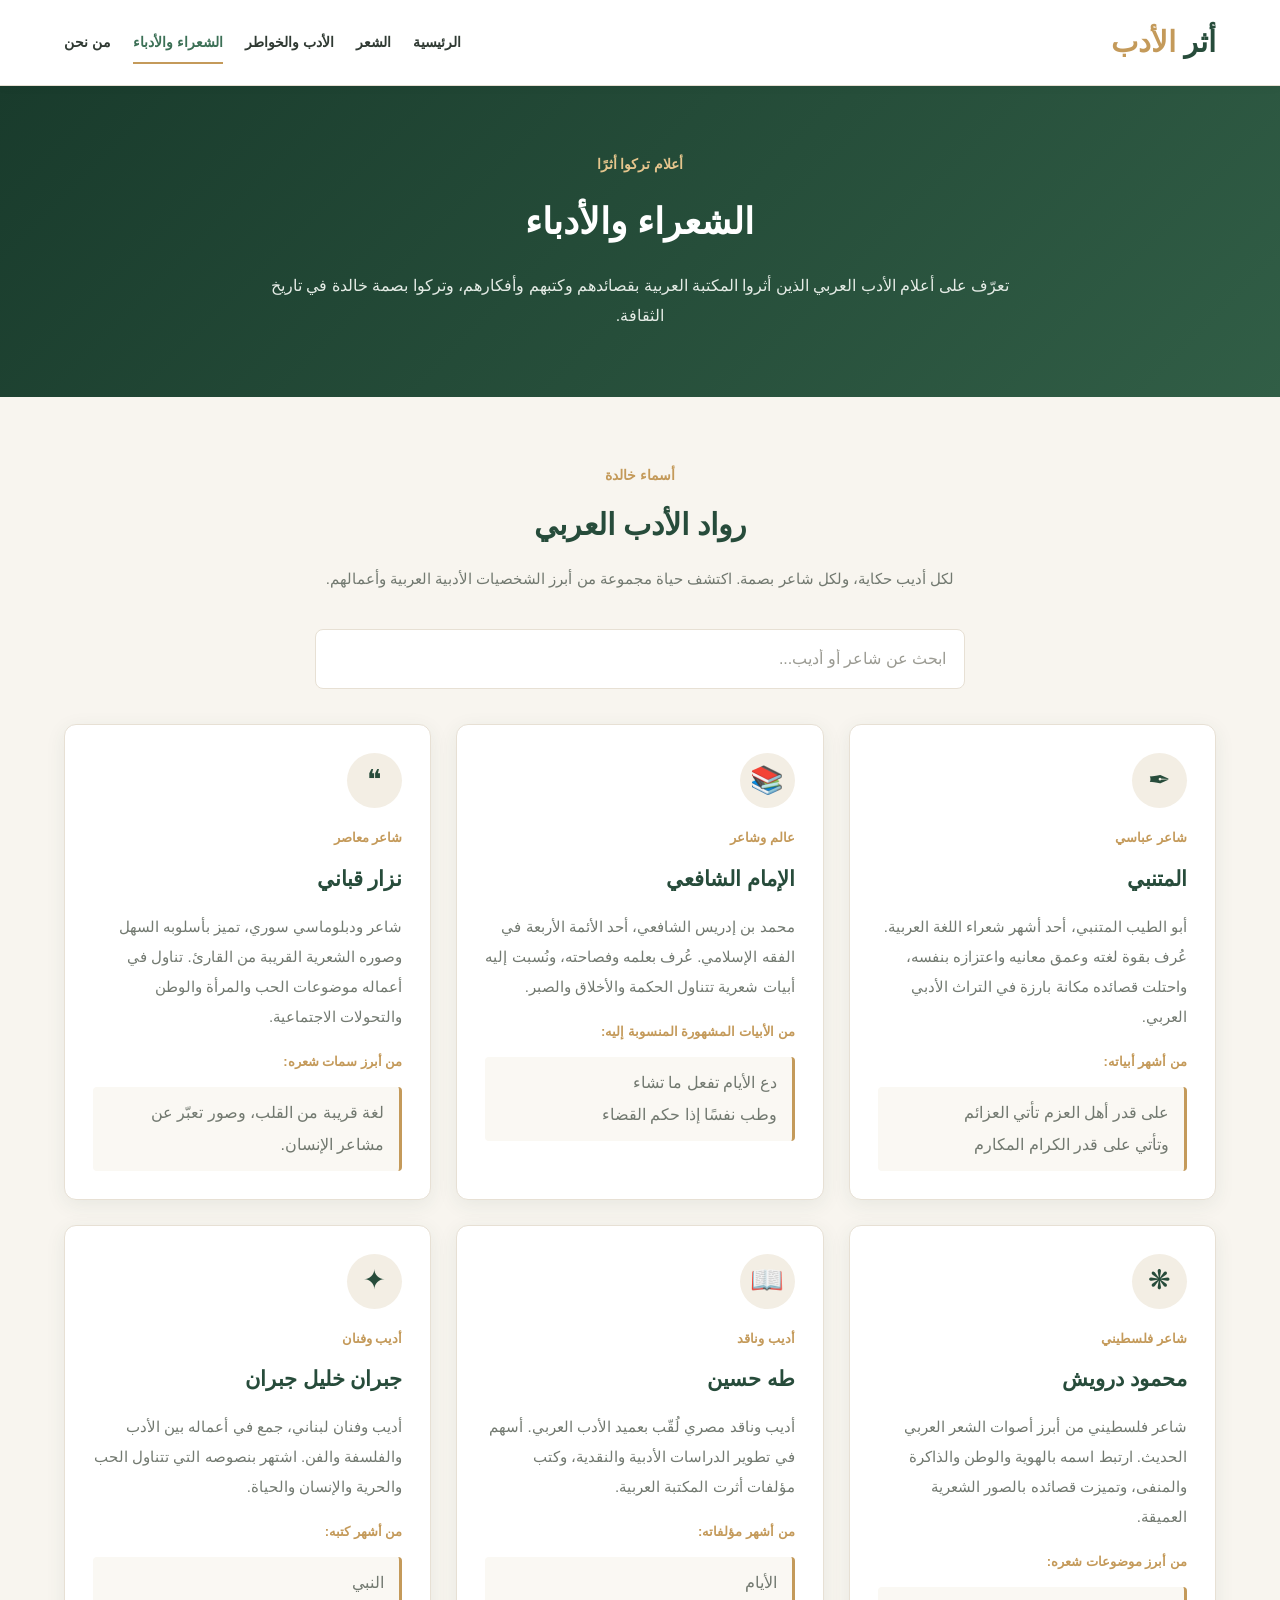
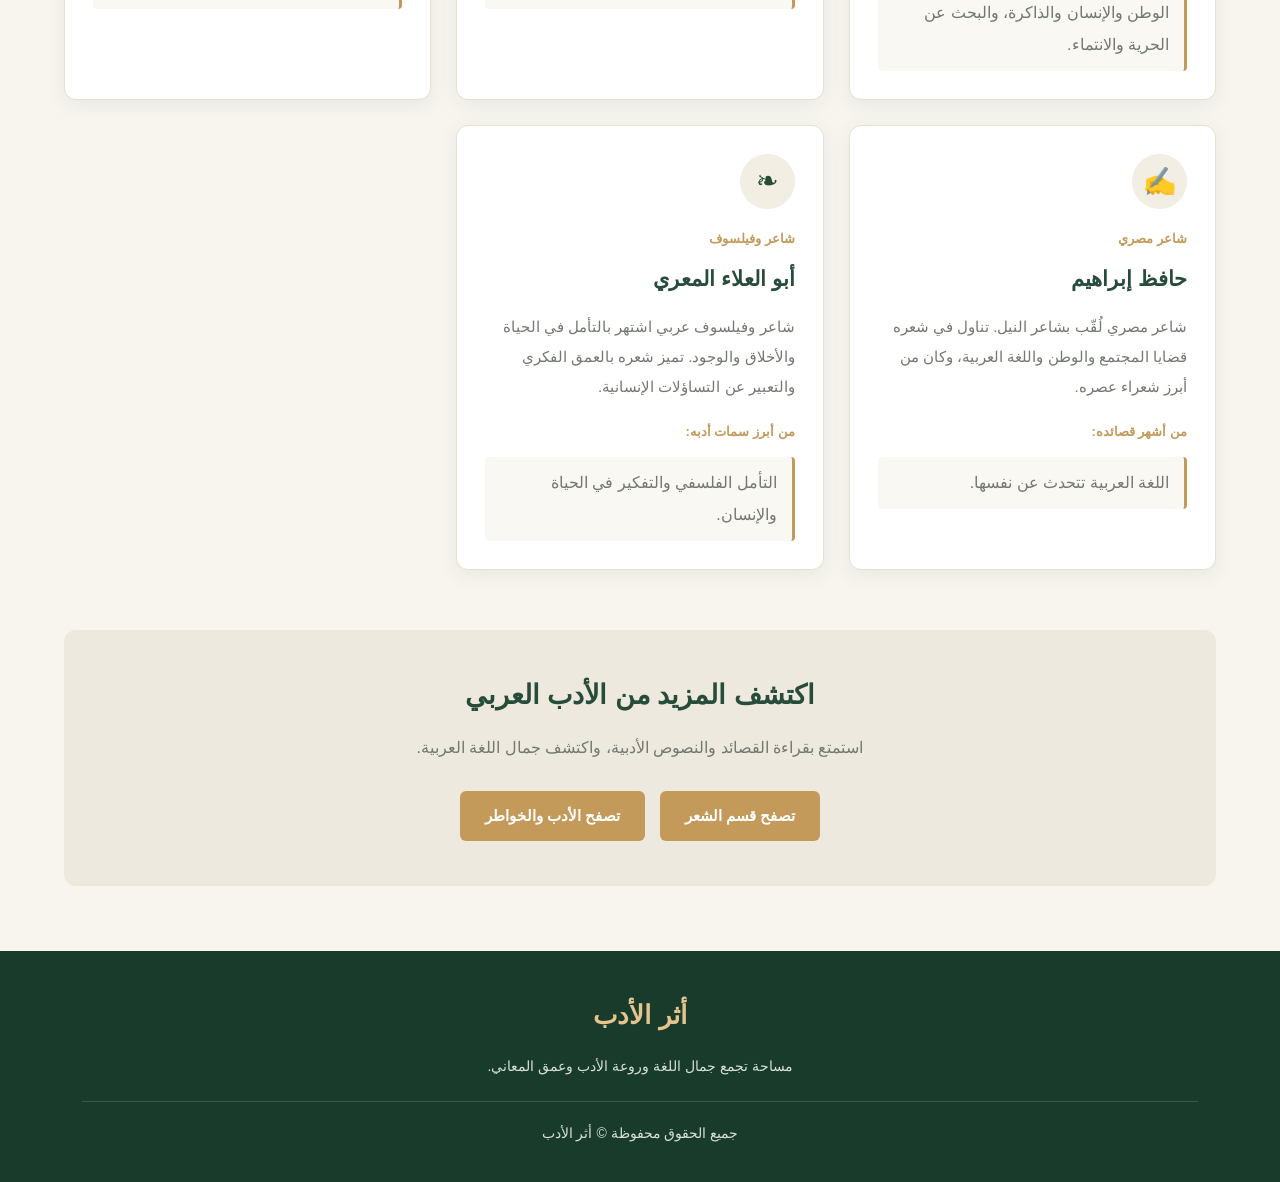
<file: writers.html>
<!DOCTYPE html>
<html lang="ar" dir="rtl">

<head>
    <meta charset="UTF-8">
    <meta name="viewport" content="width=device-width, initial-scale=1.0">

    <title>الشعراء والأدباء | أثر الأدب</title>

    <link rel="stylesheet" href="css/style.css">
    <script src="js/script.js" defer></script>
</head>

<body>

    <!-- رأس الصفحة -->
    <header class="site-header">
        <div class="container header-content">

            <a href="index.html" class="logo">
                أثر <span>الأدب</span>
            </a>

            <nav class="main-nav">
                <a href="index.html">الرئيسية</a>
                <a href="poetry.html">الشعر</a>
                <a href="literature.html">الأدب والخواطر</a>
                <a href="writers.html" class="active">الشعراء والأدباء</a>
                <a href="about.html">من نحن</a>
            </nav>

        </div>
    </header>


    <!-- مقدمة الصفحة -->
    <section class="page-banner">
        <div class="container">

            <p class="section-label">أعلام تركوا أثرًا</p>

            <h1>الشعراء والأدباء</h1>

            <p>
                تعرّف على أعلام الأدب العربي الذين أثروا
                المكتبة العربية بقصائدهم وكتبهم وأفكارهم،
                وتركوا بصمة خالدة في تاريخ الثقافة.
            </p>

        </div>
    </section>


    <!-- المحتوى الرئيسي -->
    <main class="container page-content">

        <div class="section-heading">

            <p class="section-label">أسماء خالدة</p>

            <h2>رواد الأدب العربي</h2>

            <p>
                لكل أديب حكاية، ولكل شاعر بصمة.
                اكتشف حياة مجموعة من أبرز الشخصيات
                الأدبية العربية وأعمالهم.
            </p>

        </div>


        <!-- البحث عن الشعراء والأدباء -->
        <div class="search-box">

            <input
                type="search"
                id="writers-search"
                placeholder="ابحث عن شاعر أو أديب..."
                aria-label="البحث عن الشعراء والأدباء"
            >

        </div>


        <!-- بطاقات الشعراء والأدباء -->
        <div class="cards-grid writers-grid">


            <!-- المتنبي -->
            <article class="content-card searchable">

                <div class="card-icon">✒</div>

                <p class="card-category">شاعر عباسي</p>

                <h3>المتنبي</h3>

                <p class="card-text">
                    أبو الطيب المتنبي، أحد أشهر شعراء
                    اللغة العربية. عُرف بقوة لغته وعمق
                    معانيه واعتزازه بنفسه، واحتلت قصائده
                    مكانة بارزة في التراث الأدبي العربي.
                </p>

                <p class="writer-famous">من أشهر أبياته:</p>

                <blockquote>
                    على قدر أهل العزم تأتي العزائم
                    <br>
                    وتأتي على قدر الكرام المكارم
                </blockquote>

            </article>


            <!-- الإمام الشافعي -->
            <article class="content-card searchable">

                <div class="card-icon">📚</div>

                <p class="card-category">عالم وشاعر</p>

                <h3>الإمام الشافعي</h3>

                <p class="card-text">
                    محمد بن إدريس الشافعي، أحد الأئمة
                    الأربعة في الفقه الإسلامي. عُرف
                    بعلمه وفصاحته، ونُسبت إليه أبيات
                    شعرية تتناول الحكمة والأخلاق والصبر.
                </p>

                <p class="writer-famous">من الأبيات المشهورة المنسوبة إليه:</p>

                <blockquote>
                    دع الأيام تفعل ما تشاء
                    <br>
                    وطب نفسًا إذا حكم القضاء
                </blockquote>

            </article>


            <!-- نزار قباني -->
            <article class="content-card searchable">

                <div class="card-icon">❝</div>

                <p class="card-category">شاعر معاصر</p>

                <h3>نزار قباني</h3>

                <p class="card-text">
                    شاعر ودبلوماسي سوري، تميز بأسلوبه
                    السهل وصوره الشعرية القريبة من القارئ.
                    تناول في أعماله موضوعات الحب والمرأة
                    والوطن والتحولات الاجتماعية.
                </p>

                <p class="writer-famous">من أبرز سمات شعره:</p>

                <blockquote>
                    لغة قريبة من القلب،
                    وصور تعبّر عن مشاعر الإنسان.
                </blockquote>

            </article>


            <!-- محمود درويش -->
            <article class="content-card searchable">

                <div class="card-icon">❋</div>

                <p class="card-category">شاعر فلسطيني</p>

                <h3>محمود درويش</h3>

                <p class="card-text">
                    شاعر فلسطيني من أبرز أصوات الشعر
                    العربي الحديث. ارتبط اسمه بالهوية
                    والوطن والذاكرة والمنفى، وتميزت
                    قصائده بالصور الشعرية العميقة.
                </p>

                <p class="writer-famous">من أبرز موضوعات شعره:</p>

                <blockquote>
                    الوطن والإنسان والذاكرة،
                    والبحث عن الحرية والانتماء.
                </blockquote>

            </article>


            <!-- طه حسين -->
            <article class="content-card searchable">

                <div class="card-icon">📖</div>

                <p class="card-category">أديب وناقد</p>

                <h3>طه حسين</h3>

                <p class="card-text">
                    أديب وناقد مصري لُقّب بعميد الأدب
                    العربي. أسهم في تطوير الدراسات
                    الأدبية والنقدية، وكتب مؤلفات
                    أثرت المكتبة العربية.
                </p>

                <p class="writer-famous">من أشهر مؤلفاته:</p>

                <blockquote>
                    الأيام
                </blockquote>

            </article>


            <!-- جبران خليل جبران -->
            <article class="content-card searchable">

                <div class="card-icon">✦</div>

                <p class="card-category">أديب وفنان</p>

                <h3>جبران خليل جبران</h3>

                <p class="card-text">
                    أديب وفنان لبناني، جمع في أعماله
                    بين الأدب والفلسفة والفن.
                    اشتهر بنصوصه التي تتناول الحب
                    والحرية والإنسان والحياة.
                </p>

                <p class="writer-famous">من أشهر كتبه:</p>

                <blockquote>
                    النبي
                </blockquote>

            </article>


            <!-- حافظ إبراهيم -->
            <article class="content-card searchable">

                <div class="card-icon">✍</div>

                <p class="card-category">شاعر مصري</p>

                <h3>حافظ إبراهيم</h3>

                <p class="card-text">
                    شاعر مصري لُقّب بشاعر النيل.
                    تناول في شعره قضايا المجتمع
                    والوطن واللغة العربية، وكان
                    من أبرز شعراء عصره.
                </p>

                <p class="writer-famous">من أشهر قصائده:</p>

                <blockquote>
                    اللغة العربية تتحدث عن نفسها.
                </blockquote>

            </article>


            <!-- أبو العلاء المعري -->
            <article class="content-card searchable">

                <div class="card-icon">❧</div>

                <p class="card-category">شاعر وفيلسوف</p>

                <h3>أبو العلاء المعري</h3>

                <p class="card-text">
                    شاعر وفيلسوف عربي اشتهر بالتأمل
                    في الحياة والأخلاق والوجود.
                    تميز شعره بالعمق الفكري والتعبير
                    عن التساؤلات الإنسانية.
                </p>

                <p class="writer-famous">من أبرز سمات أدبه:</p>

                <blockquote>
                    التأمل الفلسفي والتفكير
                    في الحياة والإنسان.
                </blockquote>

            </article>


        </div>


        <!-- رسالة عدم وجود نتائج -->
        <p id="no-results" class="no-results" hidden>
            لم يتم العثور على شاعر أو أديب بهذا الاسم.
        </p>


        <!-- روابط الأقسام الأخرى -->
        <div class="page-link-box">

            <h2>اكتشف المزيد من الأدب العربي</h2>

            <p>
                استمتع بقراءة القصائد والنصوص الأدبية،
                واكتشف جمال اللغة العربية.
            </p>

            <a href="poetry.html" class="btn">
                تصفح قسم الشعر
            </a>

            <a href="literature.html" class="btn">
                تصفح الأدب والخواطر
            </a>

        </div>

    </main>


    <!-- تذييل الصفحة -->
    <footer class="site-footer">

        <div class="container">

            <h3>أثر الأدب</h3>

            <p>
                مساحة تجمع جمال اللغة وروعة الأدب
                وعمق المعاني.
            </p>

            <p>
                جميع الحقوق محفوظة &copy;
                <span class="year"></span>
                أثر الأدب
            </p>

        </div>

    </footer>

</body>

</html>
</file>
<file: css/style.css>
/* ========================================
   موقع أثر الأدب
   التنسيق العام لجميع صفحات الموقع
======================================== */


/* 1. إعدادات عامة */

* {
    margin: 0;
    padding: 0;
    box-sizing: border-box;
}

:root {
    --primary-color: #274c3b;
    --secondary-color: #3c7056;
    --accent-color: #c49a5a;
    --background-color: #f8f5ef;
    --white-color: #ffffff;
    --text-color: #303a33;
    --muted-color: #727970;
    --border-color: #e7e0d4;
    --shadow: 0 5px 20px rgba(39, 76, 59, 0.08);
}

html {
    scroll-behavior: smooth;
}

body {
    font-family: Tahoma, Arial, sans-serif;
    direction: rtl;
    text-align: right;
    background-color: var(--background-color);
    color: var(--text-color);
    line-height: 1.9;
    font-size: 16px;
}

a {
    text-decoration: none;
    color: inherit;
}

img {
    max-width: 100%;
    height: auto;
    display: block;
}

button,
input {
    font: inherit;
}

button {
    cursor: pointer;
}

.container {
    width: 90%;
    max-width: 1200px;
    margin: 0 auto;
}


/* 2. رأس الموقع */

.site-header {
    background-color: var(--white-color);
    border-bottom: 1px solid var(--border-color);
    position: sticky;
    top: 0;
    z-index: 1000;
    box-shadow: 0 2px 10px rgba(0, 0, 0, 0.03);
}

.header-content {
    min-height: 85px;
    display: flex;
    align-items: center;
    justify-content: space-between;
    gap: 25px;
}

.logo {
    color: var(--primary-color);
    font-size: 29px;
    font-weight: bold;
    white-space: nowrap;
}

.logo span {
    color: var(--accent-color);
}

.main-nav {
    display: flex;
    align-items: center;
    justify-content: center;
    gap: 22px;
    flex-wrap: wrap;
}

.main-nav a {
    color: var(--text-color);
    font-size: 14px;
    font-weight: bold;
    padding: 8px 0;
    position: relative;
    transition: color 0.3s ease;
}

.main-nav a:hover,
.main-nav a.active {
    color: var(--secondary-color);
}

.main-nav a.active::after {
    content: "";
    position: absolute;
    right: 0;
    bottom: 0;
    width: 100%;
    height: 2px;
    background-color: var(--accent-color);
}


/* 3. القسم الرئيسي في الصفحة الرئيسية */

.hero {
    background: linear-gradient(
        135deg,
        #193b2c,
        #315e46
    );
    color: var(--white-color);
    padding: 90px 0;
    overflow: hidden;
}

.hero-content {
    display: flex;
    align-items: center;
    justify-content: space-between;
    gap: 50px;
}

.hero-text {
    flex: 1;
}

.hero-text h1 {
    font-size: 43px;
    line-height: 1.6;
    margin: 15px 0;
    color: var(--white-color);
}

.hero-text p {
    color: #e4ebe5;
    font-size: 17px;
    max-width: 650px;
    margin-bottom: 25px;
}

.hero .section-label {
    color: #e5c58d;
}

.hero-decoration {
    width: 230px;
    height: 230px;
    flex-shrink: 0;
    border: 1px solid rgba(255, 255, 255, 0.3);
    border-radius: 50%;
    display: flex;
    flex-direction: column;
    justify-content: center;
    align-items: center;
    text-align: center;
    color: #f0d5a5;
    padding: 20px;
}

.decoration-text {
    font-size: 18px;
    line-height: 2;
}

.decoration-symbol {
    font-size: 45px;
    margin-top: 5px;
}

.hero-buttons {
    display: flex;
    align-items: center;
    gap: 12px;
    flex-wrap: wrap;
}


/* 4. الأزرار */

.btn {
    display: inline-block;
    background-color: var(--accent-color);
    color: #ffffff;
    padding: 11px 25px;
    border: none;
    border-radius: 6px;
    font-size: 15px;
    font-weight: bold;
    text-align: center;
    transition: background-color 0.3s ease,
                transform 0.3s ease;
}

.btn:hover {
    background-color: #a98246;
    transform: translateY(-2px);
}

.btn-outline {
    display: inline-block;
    border: 1px solid rgba(255, 255, 255, 0.7);
    color: var(--white-color);
    padding: 10px 24px;
    border-radius: 6px;
    transition: all 0.3s ease;
}

.btn-outline:hover {
    background-color: var(--white-color);
    color: var(--primary-color);
}


/* 5. العناوين والنصوص العامة */

.section-label {
    color: var(--accent-color);
    font-size: 14px;
    font-weight: bold;
    margin-bottom: 8px;
}

.section-heading {
    text-align: center;
    max-width: 750px;
    margin: 0 auto 35px;
}

.section-heading h2 {
    color: var(--primary-color);
    font-size: 30px;
    margin-bottom: 12px;
}

.section-heading > p:last-child {
    color: var(--muted-color);
    font-size: 15px;
}


/* 6. مقدمة الصفحات الداخلية */

.page-banner {
    background: linear-gradient(
        135deg,
        #193b2c,
        #315e46
    );
    color: var(--white-color);
    text-align: center;
    padding: 65px 20px;
}

.page-banner .section-label {
    color: #e5c58d;
}

.page-banner h1 {
    font-size: 36px;
    margin: 10px 0 15px;
}

.page-banner p:last-child {
    max-width: 760px;
    margin: 0 auto;
    color: #e4ebe5;
    font-size: 16px;
}


/* 7. محتوى الصفحات */

.page-content {
    padding-top: 65px;
    padding-bottom: 65px;
}

.section {
    padding: 65px 0;
}

.about-section {
    margin-bottom: 60px;
}

.about-card {
    max-width: 900px;
    margin: 0 auto;
}

.about-card p {
    margin-bottom: 18px;
    color: var(--muted-color);
}

.about-card p:last-child {
    margin-bottom: 0;
}


/* 8. شبكة البطاقات */

.cards-grid {
    display: grid;
    grid-template-columns: repeat(3, minmax(0, 1fr));
    gap: 25px;
    margin-top: 30px;
}

.literature-grid,
.writers-grid {
    margin-top: 30px;
}

.content-card {
    background-color: var(--white-color);
    border: 1px solid var(--border-color);
    border-radius: 12px;
    padding: 28px;
    box-shadow: var(--shadow);
    transition: transform 0.3s ease,
                box-shadow 0.3s ease;
    min-width: 0;
}

.content-card:hover {
    transform: translateY(-5px);
    box-shadow: 0 10px 28px rgba(39, 76, 59, 0.13);
}

.card-icon {
    width: 55px;
    height: 55px;
    display: flex;
    justify-content: center;
    align-items: center;
    background-color: #f3eee4;
    color: var(--primary-color);
    border-radius: 50%;
    font-size: 27px;
    margin-bottom: 18px;
}

.card-category {
    color: var(--accent-color);
    font-size: 13px;
    font-weight: bold;
    margin-bottom: 8px;
}

.content-card h3 {
    color: var(--primary-color);
    font-size: 21px;
    margin-bottom: 13px;
}

.card-text {
    color: var(--muted-color);
    font-size: 15px;
    line-height: 2;
}

.content-card .btn {
    margin-top: 18px;
}


/* 9. تنسيق أبيات الشعر والنصوص */

.poem-card {
    text-align: center;
}

.poem-text {
    color: var(--text-color);
    font-size: 18px;
    line-height: 2.2;
    margin: 18px 0;
}

.poem-author {
    color: var(--accent-color);
    font-size: 14px;
    font-weight: bold;
    margin-top: 15px;
}

.writer-famous {
    color: var(--accent-color);
    font-size: 13px;
    font-weight: bold;
    margin-top: 18px;
    margin-bottom: 8px;
}

blockquote {
    border-right: 3px solid var(--accent-color);
    padding: 10px 15px;
    margin-top: 12px;
    color: var(--muted-color);
    background-color: #faf8f3;
    border-radius: 4px;
    line-height: 2;
}


/* 10. البحث */

.search-box {
    max-width: 650px;
    margin: 0 auto 35px;
}

.search-box input {
    width: 100%;
    padding: 14px 18px;
    border: 1px solid var(--border-color);
    border-radius: 8px;
    background-color: var(--white-color);
    color: var(--text-color);
    outline: none;
    transition: border-color 0.3s ease,
                box-shadow 0.3s ease;
}

.search-box input:focus {
    border-color: var(--secondary-color);
    box-shadow: 0 0 0 3px rgba(60, 112, 86, 0.1);
}

.search-box input::placeholder {
    color: #9b9b93;
}

.no-results {
    text-align: center;
    color: var(--muted-color);
    padding: 25px;
    margin: 20px 0;
}


/* 11. زر نسخ النص */

.copy-btn {
    background-color: transparent;
    color: var(--secondary-color);
    border: 1px solid var(--secondary-color);
    border-radius: 5px;
    padding: 7px 17px;
    margin-top: 18px;
    font-size: 13px;
    transition: all 0.3s ease;
}

.copy-btn:hover {
    background-color: var(--secondary-color);
    color: var(--white-color);
}


/* 12. صندوق الانتقال إلى الصفحات الأخرى */

.page-link-box {
    background-color: #eee9de;
    border-radius: 12px;
    text-align: center;
    padding: 40px 25px;
    margin-top: 60px;
}

.page-link-box h2 {
    color: var(--primary-color);
    font-size: 27px;
    margin-bottom: 12px;
}

.page-link-box p {
    color: var(--muted-color);
    margin-bottom: 22px;
}

.page-link-box .btn {
    margin: 5px;
}


/* 13. تذييل الموقع */

.site-footer {
    background-color: #193b2c;
    color: var(--white-color);
    text-align: center;
    padding: 40px 20px 25px;
}

.site-footer h3 {
    font-size: 26px;
    margin-bottom: 12px;
    color: #e5c58d;
}

.site-footer p {
    color: #d7e0d8;
    font-size: 14px;
    margin-bottom: 10px;
}

.site-footer p:last-child {
    border-top: 1px solid rgba(255, 255, 255, 0.15);
    padding-top: 18px;
    margin-top: 22px;
}


/* 14. قسم إضافي للمعلومات */

.info-box {
    background-color: var(--white-color);
    border-right: 4px solid var(--accent-color);
    padding: 20px;
    margin: 25px 0;
    border-radius: 6px;
    box-shadow: var(--shadow);
}

.info-box h3 {
    color: var(--primary-color);
    margin-bottom: 10px;
}

.info-box p {
    color: var(--muted-color);
}


/* 15. القوائم داخل المحتوى */

.content-list {
    padding-right: 25px;
    margin: 15px 0;
}

.content-list li {
    margin-bottom: 10px;
    color: var(--muted-color);
}


/* 16. الشاشات المتوسطة */

@media (max-width: 992px) {

    .header-content {
        flex-direction: column;
        justify-content: center;
        padding: 15px 0;
        gap: 10px;
    }

    .main-nav {
        gap: 12px 20px;
    }

    .hero-content {
        gap: 25px;
    }

    .hero-text h1 {
        font-size: 35px;
    }

    .cards-grid {
        grid-template-columns: repeat(2, minmax(0, 1fr));
    }

}


/* 17. الهواتف */

@media (max-width: 600px) {

    body {
        font-size: 15px;
    }

    .container {
        width: 92%;
    }

    .header-content {
        padding: 12px 0;
    }

    .logo {
        font-size: 25px;
    }

    .main-nav {
        gap: 7px 13px;
    }

    .main-nav a {
        font-size: 12px;
    }

    .hero {
        padding: 55px 0;
    }

    .hero-content {
        flex-direction: column;
        text-align: center;
    }

    .hero-text h1 {
        font-size: 29px;
    }

    .hero-text p {
        font-size: 15px;
    }

    .hero-buttons {
        justify-content: center;
    }

    .hero-decoration {
        width: 190px;
        height: 190px;
    }

    .page-banner {
        padding: 45px 15px;
    }

    .page-banner h1 {
        font-size: 28px;
    }

    .page-banner p:last-child {
        font-size: 14px;
    }

    .page-content {
        padding-top: 40px;
        padding-bottom: 40px;
    }

    .section-heading h2 {
        font-size: 25px;
    }

    .cards-grid {
        grid-template-columns: 1fr;
        gap: 18px;
    }

    .content-card {
        padding: 22px;
    }

    .content-card h3 {
        font-size: 20px;
    }

    .poem-text {
        font-size: 16px;
    }

    .page-link-box {
        padding: 30px 18px;
        margin-top: 40px;
    }

    .page-link-box h2 {
        font-size: 23px;
    }

    .page-link-box .btn {
        display: block;
        width: 100%;
        margin: 10px 0;
    }

    .site-footer {
        padding: 30px 15px 20px;
    }

}


/* 18. تحسينات الوصول */

button:focus-visible,
a:focus-visible,
input:focus-visible {
    outline: 2px solid var(--accent-color);
    outline-offset: 3px;
}


/* 19. تقليل الحركة لمن يفضل ذلك */

@media (prefers-reduced-motion: reduce) {

    html {
        scroll-behavior: auto;
    }

    *,
    *::before,
    *::after {
        transition-duration: 0.01ms !important;
        animation-duration: 0.01ms !important;
        animation-iteration-count: 1 !important;
    }

}
</file>
